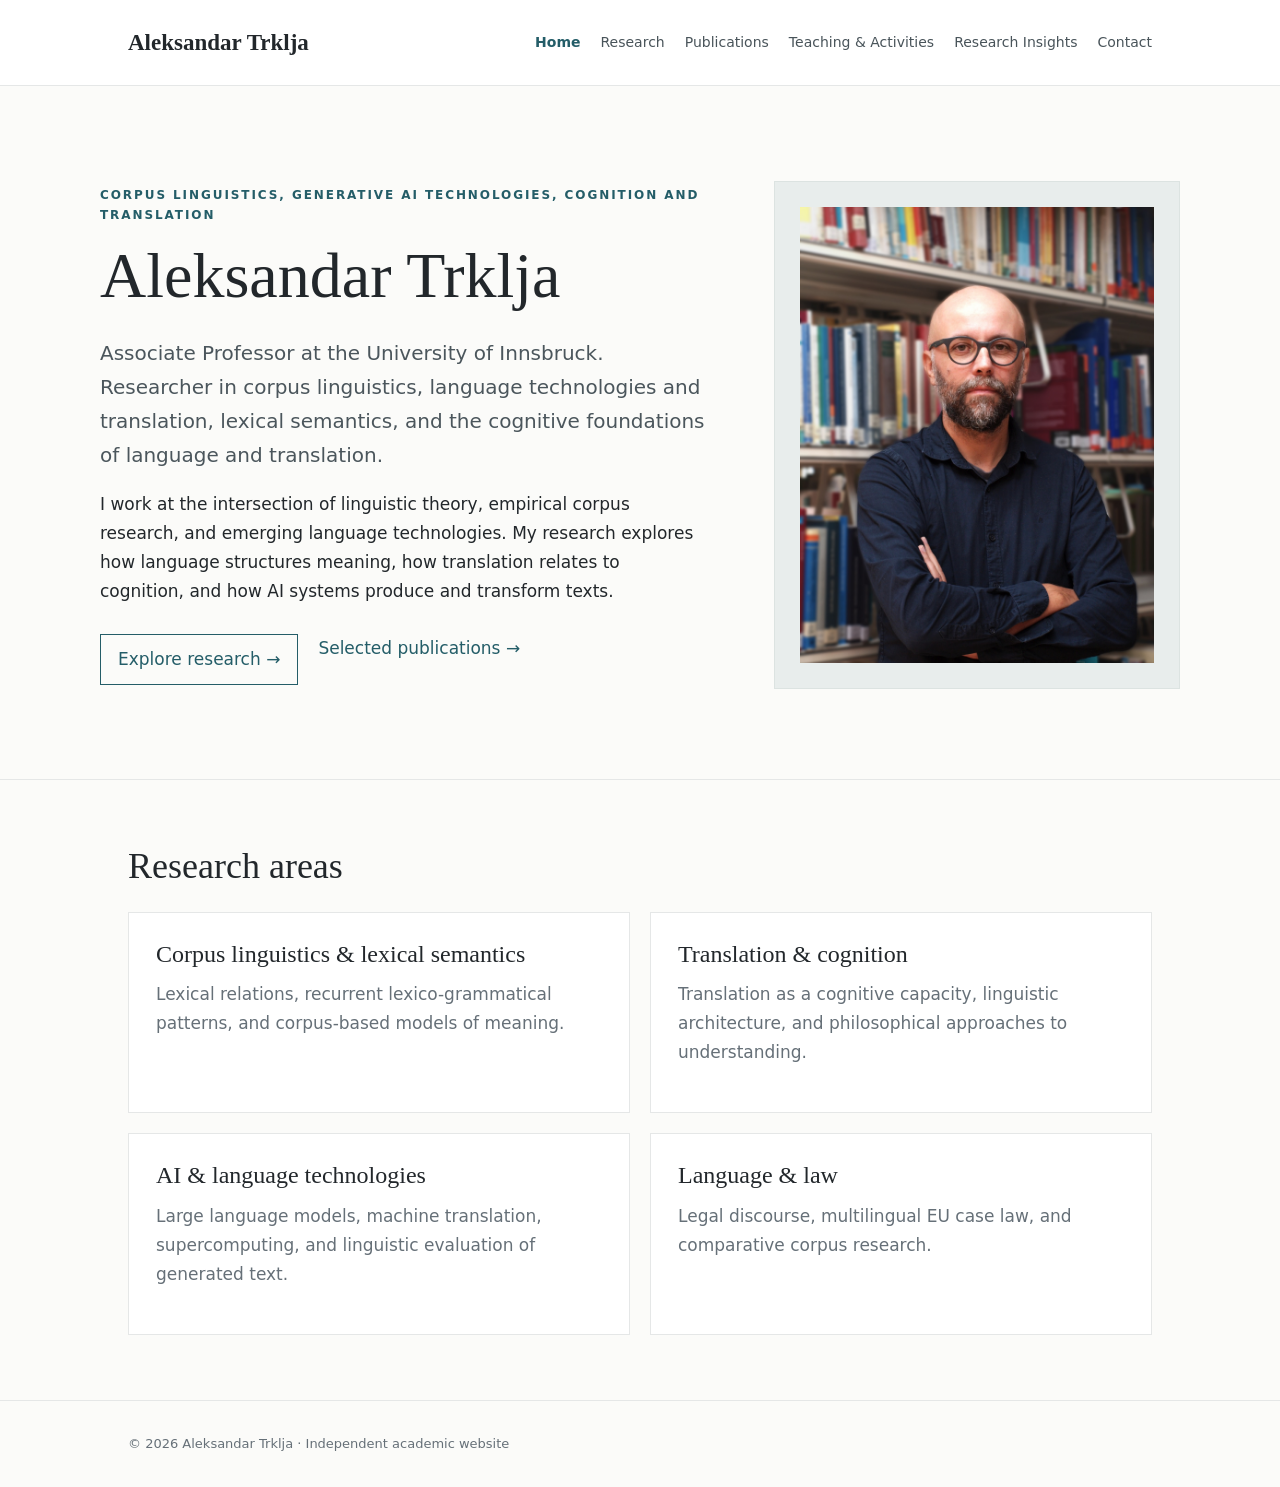
<file: index.html>
<!DOCTYPE html>


<html lang="en"><head><meta charset="utf-8"/><meta content="width=device-width, initial-scale=1" name="viewport"/><meta content="Aleksandar Trklja — academic research in corpus linguistics, translation studies, and language technology." name="description"/><title>Home | Aleksandar Trklja</title><link href="style.css" rel="stylesheet"/></head><body><header><div class="wrap nav"><a class="brand" href="index.html">Aleksandar Trklja</a><nav aria-label="Main navigation"><a aria-current="page" href="index.html">Home</a><a href="research.html">Research</a><a href="publications.html">Publications</a><a href="teaching.html">Teaching &amp; Activities</a><a href="blog.html">Research Insights</a><a href="contact.html">Contact</a></nav></div></header><main><div class="wrap hero"><div><div class="eyebrow">Corpus linguistics, generative AI technologies, cognition and translation</div><h1>Aleksandar Trklja</h1><p class="lead">Associate Professor at the University of Innsbruck. Researcher in corpus linguistics, language technologies and translation, lexical semantics, and the cognitive foundations of language and translation.</p><p>I work at the intersection of linguistic theory, empirical corpus research, and emerging language technologies. My research explores how language structures meaning, how translation relates to cognition, and how AI systems produce and transform texts.</p><div class="links"><a class="button" href="research.html">Explore research →</a><a href="publications.html">Selected publications →</a></div></div><div class="portrait"><img alt="Portrait of Aleksandar Trklja" src="aleksandar-trklja-portrait.jpg" style="width:100%;height:100%;object-fit:cover"/></div></div><section class="section"><div class="wrap"><h2>Research areas</h2><div class="cards"><div class="card"><h3>Corpus linguistics &amp; lexical semantics</h3><p>Lexical relations, recurrent lexico-grammatical patterns, and corpus-based models of meaning.</p></div><div class="card"><h3>Translation &amp; cognition</h3><p>Translation as a cognitive capacity, linguistic architecture, and philosophical approaches to understanding.</p></div><div class="card"><h3>AI &amp; language technologies</h3><p>Large language models, machine translation, supercomputing, and linguistic evaluation of generated text.</p></div><div class="card"><h3>Language &amp; law</h3><p>Legal discourse, multilingual EU case law, and comparative corpus research.</p></div></div></div></section></main><footer><div class="wrap">© 2026 Aleksandar Trklja · Independent academic website</div></footer></body></html>
</file>
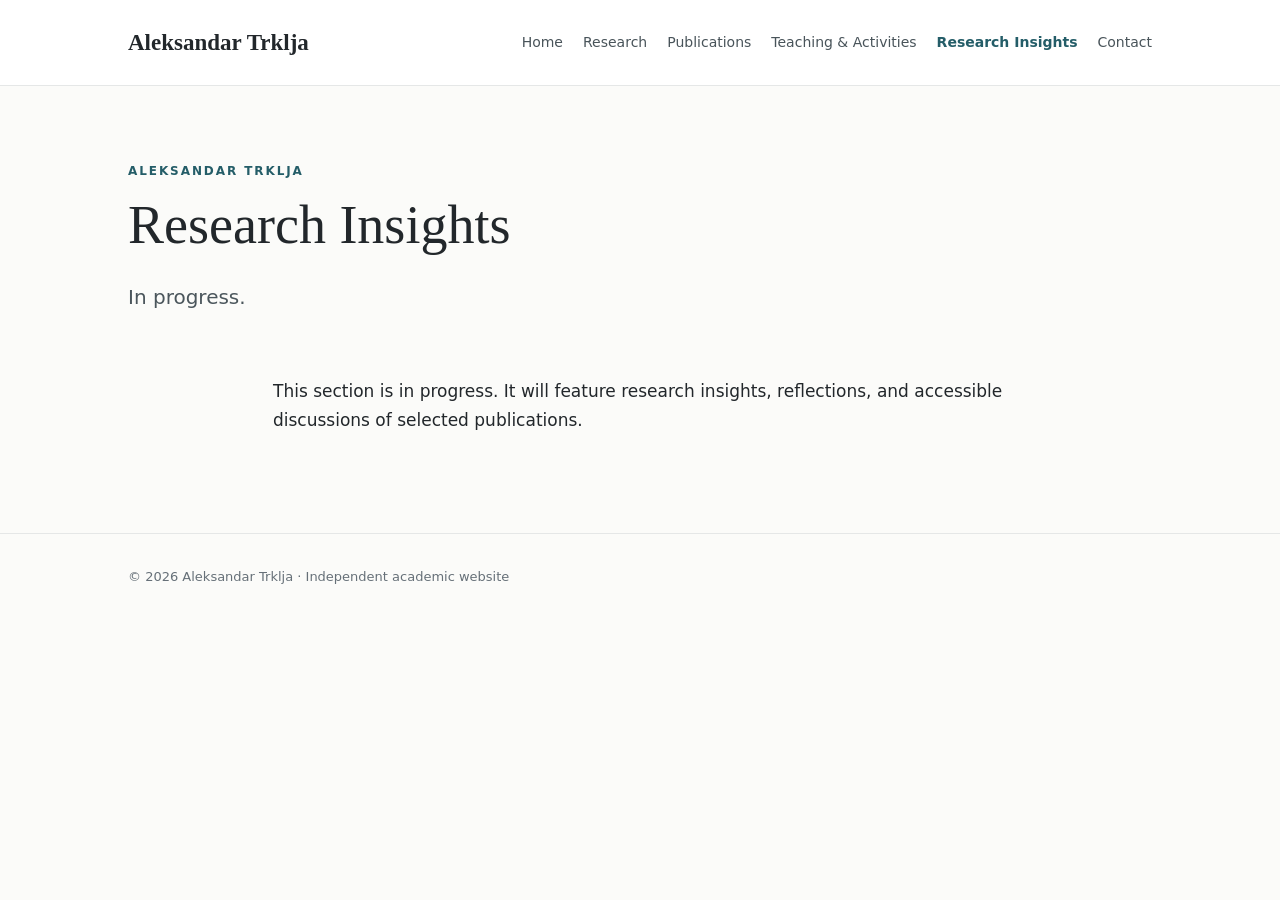
<file: blog.html>
<!DOCTYPE html>


<html lang="en"><head><meta charset="utf-8"/><meta content="width=device-width, initial-scale=1" name="viewport"/><meta content="Aleksandar Trklja — academic research in corpus linguistics, translation studies, and language technology." name="description"/><title>Research Insights | Aleksandar Trklja</title><link href="style.css" rel="stylesheet"/></head><body><header><div class="wrap nav"><a class="brand" href="index.html">Aleksandar Trklja</a><nav aria-label="Main navigation"><a href="index.html">Home</a><a href="research.html">Research</a><a href="publications.html">Publications</a><a href="teaching.html">Teaching &amp; Activities</a><a aria-current="page" href="blog.html">Research Insights</a><a href="contact.html">Contact</a></nav></div></header><main><section class="pagehead"><div class="wrap"><div class="eyebrow">Aleksandar Trklja</div><h1>Research Insights</h1><p class="lead">In progress.</p></div></section><div class="wrap content"><p>This section is in progress. It will feature research insights, reflections, and accessible discussions of selected publications.</p></div></main><footer><div class="wrap">© 2026 Aleksandar Trklja · Independent academic website</div></footer></body></html>
</file>
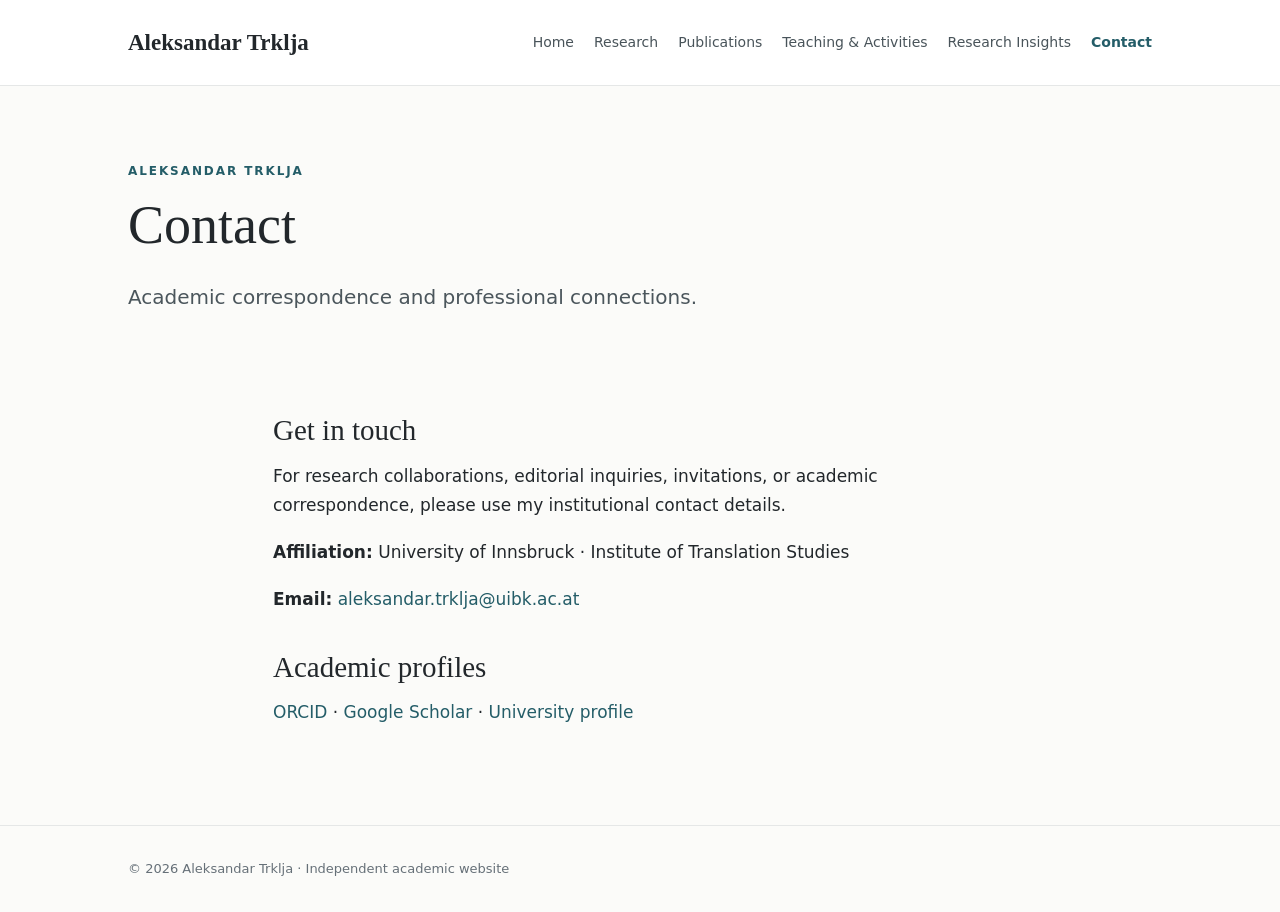
<file: contact.html>
<!DOCTYPE html>

<html lang="en"><head><meta charset="utf-8"/><meta content="width=device-width, initial-scale=1" name="viewport"/><meta content="Aleksandar Trklja — academic research in corpus linguistics, translation studies, and language technology." name="description"/><title>Contact | Aleksandar Trklja</title><link href="style.css" rel="stylesheet"/></head><body><header><div class="wrap nav"><a class="brand" href="index.html">Aleksandar Trklja</a><nav aria-label="Main navigation"><a href="index.html">Home</a><a href="research.html">Research</a><a href="publications.html">Publications</a><a href="teaching.html">Teaching &amp; Activities</a><a href="blog.html">Research Insights</a><a aria-current="page" href="contact.html">Contact</a></nav></div></header><main><section class="pagehead"><div class="wrap"><div class="eyebrow">Aleksandar Trklja</div><h1>Contact</h1><p class="lead">Academic correspondence and professional connections.</p></div></section><div class="wrap content"><h2>Get in touch</h2><p>For research collaborations, editorial inquiries, invitations, or academic correspondence, please use my institutional contact details.</p><p><strong>Affiliation:</strong> University of Innsbruck · Institute of Translation Studies</p><p><strong>Email:</strong> <a href="mailto:aleksandar.trklja@uibk.ac.at">aleksandar.trklja@uibk.ac.at</a></p><h2>Academic profiles</h2><p><a href="https://orcid.org/0000-0002-7287-5338">ORCID</a> · <a href="https://scholar.google.at/citations?user=j7Fl99cAAAAJ&amp;hl=de">Google Scholar</a> · <a href="https://www.uibk.ac.at/de/translation/personen/mitarbeiter_innen/aleksandar-trklja.html">University profile</a></p></div></main><footer><div class="wrap">© 2026 Aleksandar Trklja · Independent academic website</div></footer></body></html>
</file>
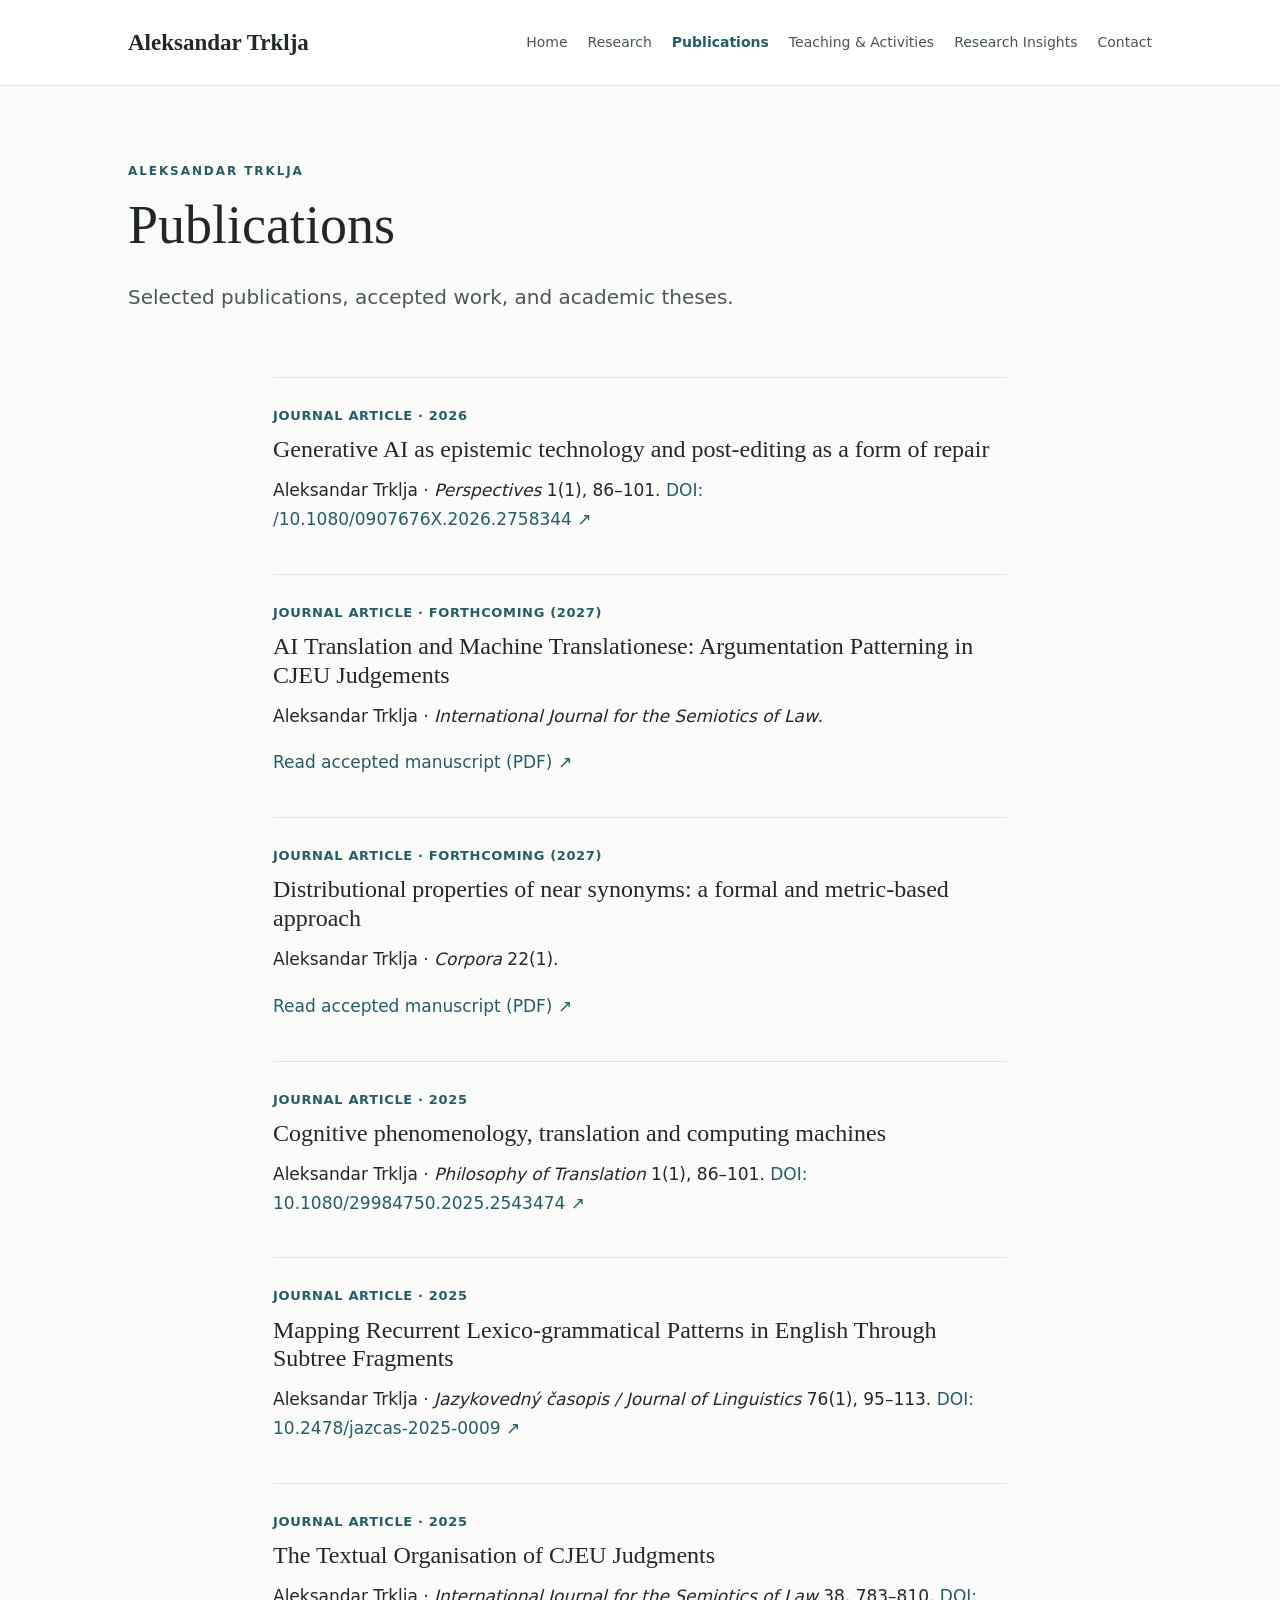
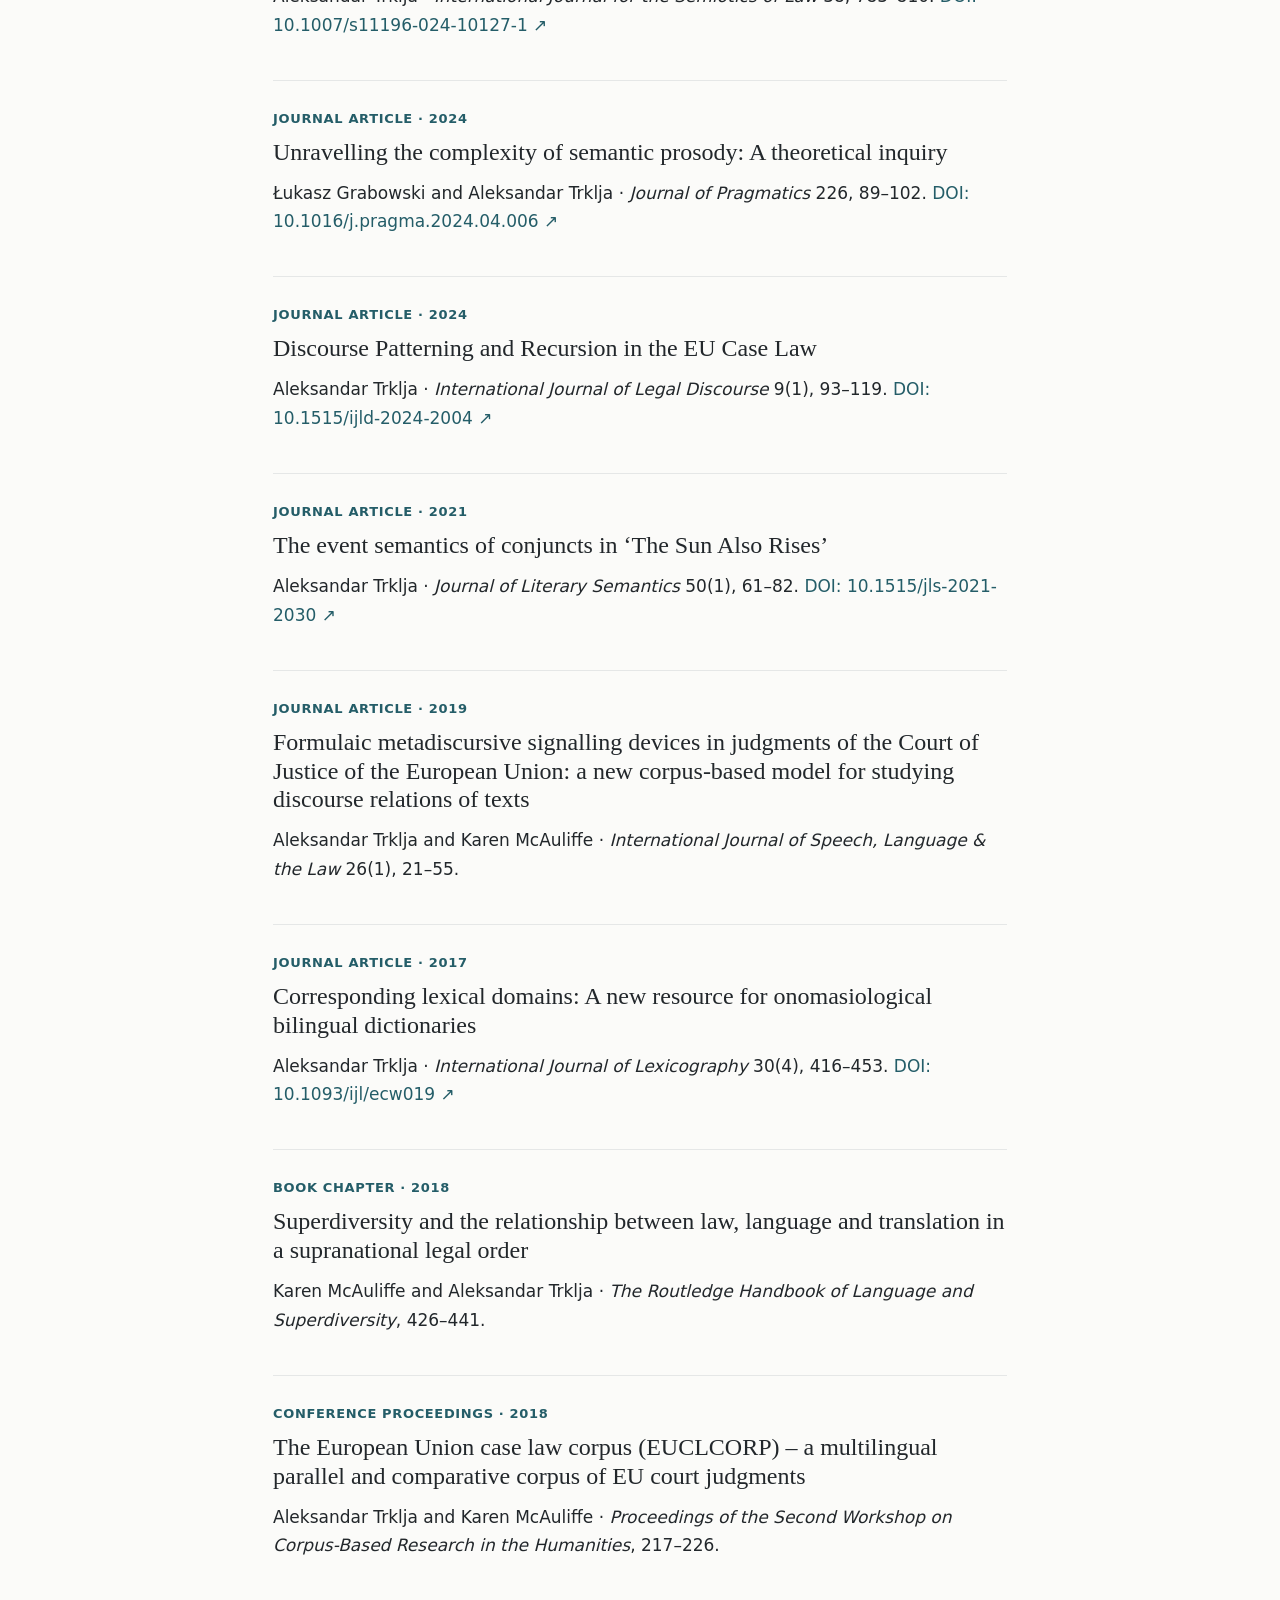
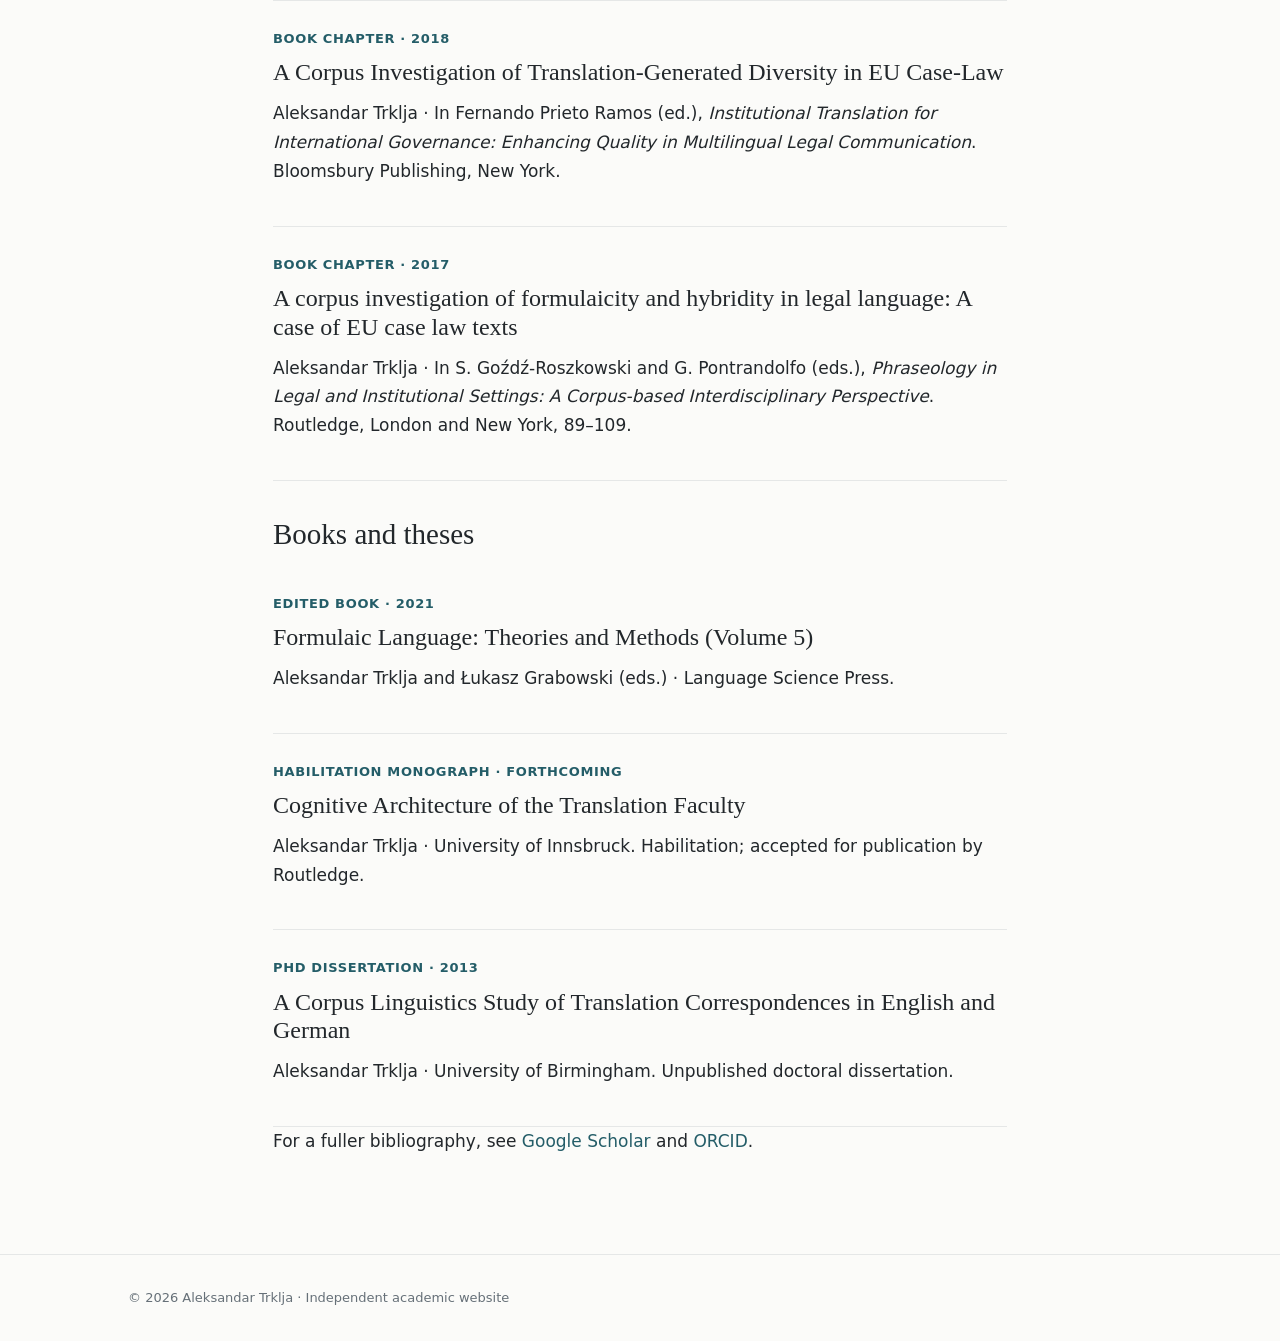
<file: publications.html>
<!DOCTYPE html>
<html lang="en">
<head>
  <meta charset="utf-8">
  <meta name="viewport" content="width=device-width, initial-scale=1">
  <meta name="description" content="Selected publications by Aleksandar Trklja in corpus linguistics, lexical semantics, translation studies, cognition, and language technology.">
  <title>Publications | Aleksandar Trklja</title>
  <link href="style.css" rel="stylesheet">
</head>

<body>
  <header>
    <div class="wrap nav">
      <a class="brand" href="index.html">Aleksandar Trklja</a>

      <nav aria-label="Main navigation">
        <a href="index.html">Home</a>
        <a href="research.html">Research</a>
        <a aria-current="page" href="publications.html">Publications</a>
        <a href="teaching.html">Teaching &amp; Activities</a>
        <a href="blog.html">Research Insights</a>
        <a href="contact.html">Contact</a>
      </nav>
    </div>
  </header>

  <main>
    <section class="pagehead">
      <div class="wrap">
        <div class="eyebrow">Aleksandar Trklja</div>
        <h1>Publications</h1>
        <p class="lead">Selected publications, accepted work, and academic theses.</p>
      </div>
    </section>

    <div class="wrap content">

        <article class="pub">
        <span class="tag">Journal article · 2026</span>
        <h3>Generative AI as epistemic technology and post-editing as a form of repair</h3>
        <p>
          Aleksandar Trklja · <em>Perspectives</em> 1(1), 86–101.
          <a href="https://doi.org/10.1080/0907676X.2026.2758344" rel="noopener">
            DOI: /10.1080/0907676X.2026.2758344 ↗
          </a>
        </p>
      </article>
      
      <article class="pub">
        <span class="tag">Journal article · Forthcoming (2027)</span>
        <h3>AI Translation and Machine Translationese: Argumentation Patterning in CJEU Judgements</h3>
        <p>Aleksandar Trklja · <em>International Journal for the Semiotics of Law</em>.</p>
        <p>
          <a href="trklja-ai-translation-machine-translationese-accepted-manuscript.pdf" type="application/pdf">
            Read accepted manuscript (PDF) ↗
          </a>
        </p>
      </article>

      <article class="pub">
        <span class="tag">Journal article · Forthcoming (2027)</span>
        <h3>Distributional properties of near synonyms: a formal and metric-based approach</h3>
        <p>Aleksandar Trklja · <em>Corpora</em> 22(1).</p>
        <p>
          <a href="trklja-near-synonyms-accepted-manuscript.pdf" type="application/pdf">
            Read accepted manuscript (PDF) ↗
          </a>
        </p>
      </article>

      <article class="pub">
        <span class="tag">Journal article · 2025</span>
        <h3>Cognitive phenomenology, translation and computing machines</h3>
        <p>
          Aleksandar Trklja · <em>Philosophy of Translation</em> 1(1), 86–101.
          <a href="https://doi.org/10.1080/29984750.2025.2543474" rel="noopener">
            DOI: 10.1080/29984750.2025.2543474 ↗
          </a>
        </p>
      </article>
      
      <article class="pub">
        <span class="tag">Journal article · 2025</span>
        <h3>Mapping Recurrent Lexico-grammatical Patterns in English Through Subtree Fragments</h3>
        <p>
          Aleksandar Trklja · <em>Jazykovedný časopis / Journal of Linguistics</em> 76(1), 95–113.
          <a href="https://doi.org/10.2478/jazcas-2025-0009" rel="noopener">
            DOI: 10.2478/jazcas-2025-0009 ↗
          </a>
        </p>
      </article>

      <article class="pub">
        <span class="tag">Journal article · 2025</span>
        <h3>The Textual Organisation of CJEU Judgments</h3>
        <p>
          Aleksandar Trklja · <em>International Journal for the Semiotics of Law</em> 38, 783–810.
          <a href="https://doi.org/10.1007/s11196-024-10127-1" rel="noopener">
            DOI: 10.1007/s11196-024-10127-1 ↗
          </a>
        </p>
      </article>

      <article class="pub">
        <span class="tag">Journal article · 2024</span>
        <h3>Unravelling the complexity of semantic prosody: A theoretical inquiry</h3>
        <p>
          Łukasz Grabowski and Aleksandar Trklja · <em>Journal of Pragmatics</em> 226, 89–102.
          <a href="https://doi.org/10.1016/j.pragma.2024.04.006" rel="noopener">
            DOI: 10.1016/j.pragma.2024.04.006 ↗
          </a>
        </p>
      </article>

      <article class="pub">
        <span class="tag">Journal article · 2024</span>
        <h3>Discourse Patterning and Recursion in the EU Case Law</h3>
        <p>
          Aleksandar Trklja · <em>International Journal of Legal Discourse</em> 9(1), 93–119.
          <a href="https://doi.org/10.1515/ijld-2024-2004" rel="noopener">
            DOI: 10.1515/ijld-2024-2004 ↗
          </a>
        </p>
      </article>

      <article class="pub">
        <span class="tag">Journal article · 2021</span>
        <h3>The event semantics of conjuncts in ‘The Sun Also Rises’</h3>
        <p>
          Aleksandar Trklja · <em>Journal of Literary Semantics</em> 50(1), 61–82.
          <a href="https://doi.org/10.1515/jls-2021-2030" rel="noopener">
            DOI: 10.1515/jls-2021-2030 ↗
          </a>
        </p>
      </article>

      <article class="pub">
        <span class="tag">Journal article · 2019</span>
        <h3>Formulaic metadiscursive signalling devices in judgments of the Court of Justice of the European Union: a new corpus-based model for studying discourse relations of texts</h3>
        <p>
          Aleksandar Trklja and Karen McAuliffe ·
          <em>International Journal of Speech, Language &amp; the Law</em> 26(1), 21–55.
        </p>
      </article>

      <article class="pub">
        <span class="tag">Journal article · 2017</span>
        <h3>Corresponding lexical domains: A new resource for onomasiological bilingual dictionaries</h3>
        <p>
          Aleksandar Trklja · <em>International Journal of Lexicography</em> 30(4), 416–453.
          <a href="https://doi.org/10.1093/ijl/ecw019" rel="noopener">
            DOI: 10.1093/ijl/ecw019 ↗
          </a>
        </p>
      </article>

      <article class="pub">
        <span class="tag">Book chapter · 2018</span>
        <h3>Superdiversity and the relationship between law, language and translation in a supranational legal order</h3>
        <p>
          Karen McAuliffe and Aleksandar Trklja ·
          <em>The Routledge Handbook of Language and Superdiversity</em>, 426–441.
        </p>
      </article>

      <article class="pub">
        <span class="tag">Conference proceedings · 2018</span>
        <h3>The European Union case law corpus (EUCLCORP) – a multilingual parallel and comparative corpus of EU court judgments</h3>
        <p>
          Aleksandar Trklja and Karen McAuliffe ·
          <em>Proceedings of the Second Workshop on Corpus-Based Research in the Humanities</em>, 217–226.
        </p>
      </article>

      <article class="pub">
        <span class="tag">Book chapter · 2018</span>
        <h3>A Corpus Investigation of Translation-Generated Diversity in EU Case-Law</h3>
        <p>
          Aleksandar Trklja · In Fernando Prieto Ramos (ed.),
          <em>Institutional Translation for International Governance: Enhancing Quality in Multilingual Legal Communication</em>.
          Bloomsbury Publishing, New York.
        </p>
      </article>

      <article class="pub">
        <span class="tag">Book chapter · 2017</span>
        <h3>A corpus investigation of formulaicity and hybridity in legal language: A case of EU case law texts</h3>
        <p>
          Aleksandar Trklja · In S. Goźdź-Roszkowski and G. Pontrandolfo (eds.),
          <em>Phraseology in Legal and Institutional Settings: A Corpus-based Interdisciplinary Perspective</em>.
          Routledge, London and New York, 89–109.
        </p>
      </article>

      <h2>Books and theses</h2>

      <article class="pub">
        <span class="tag">Edited book · 2021</span>
        <h3>Formulaic Language: Theories and Methods (Volume 5)</h3>
        <p>
          Aleksandar Trklja and Łukasz Grabowski (eds.) · Language Science Press.
        </p>
      </article>

      <article class="pub">
        <span class="tag">Habilitation monograph · Forthcoming</span>
        <h3>Cognitive Architecture of the Translation Faculty</h3>
        <p>
          Aleksandar Trklja · University of Innsbruck.
          Habilitation; accepted for publication by Routledge.
        </p>
      </article>

      <article class="pub">
        <span class="tag">PhD dissertation · 2013</span>
        <h3>A Corpus Linguistics Study of Translation Correspondences in English and German</h3>
        <p>
          Aleksandar Trklja · University of Birmingham.
          Unpublished doctoral dissertation.
        </p>
      </article>

      <p>
        For a fuller bibliography, see
        <a href="https://scholar.google.at/citations?user=j7Fl99cAAAAJ&amp;hl=de">Google Scholar</a>
        and
        <a href="https://orcid.org/0000-0002-7287-5338">ORCID</a>.
      </p>

    </div>
  </main>

  <footer>
    <div class="wrap">
      © 2026 Aleksandar Trklja · Independent academic website
    </div>
  </footer>
</body>
</html>
</file>
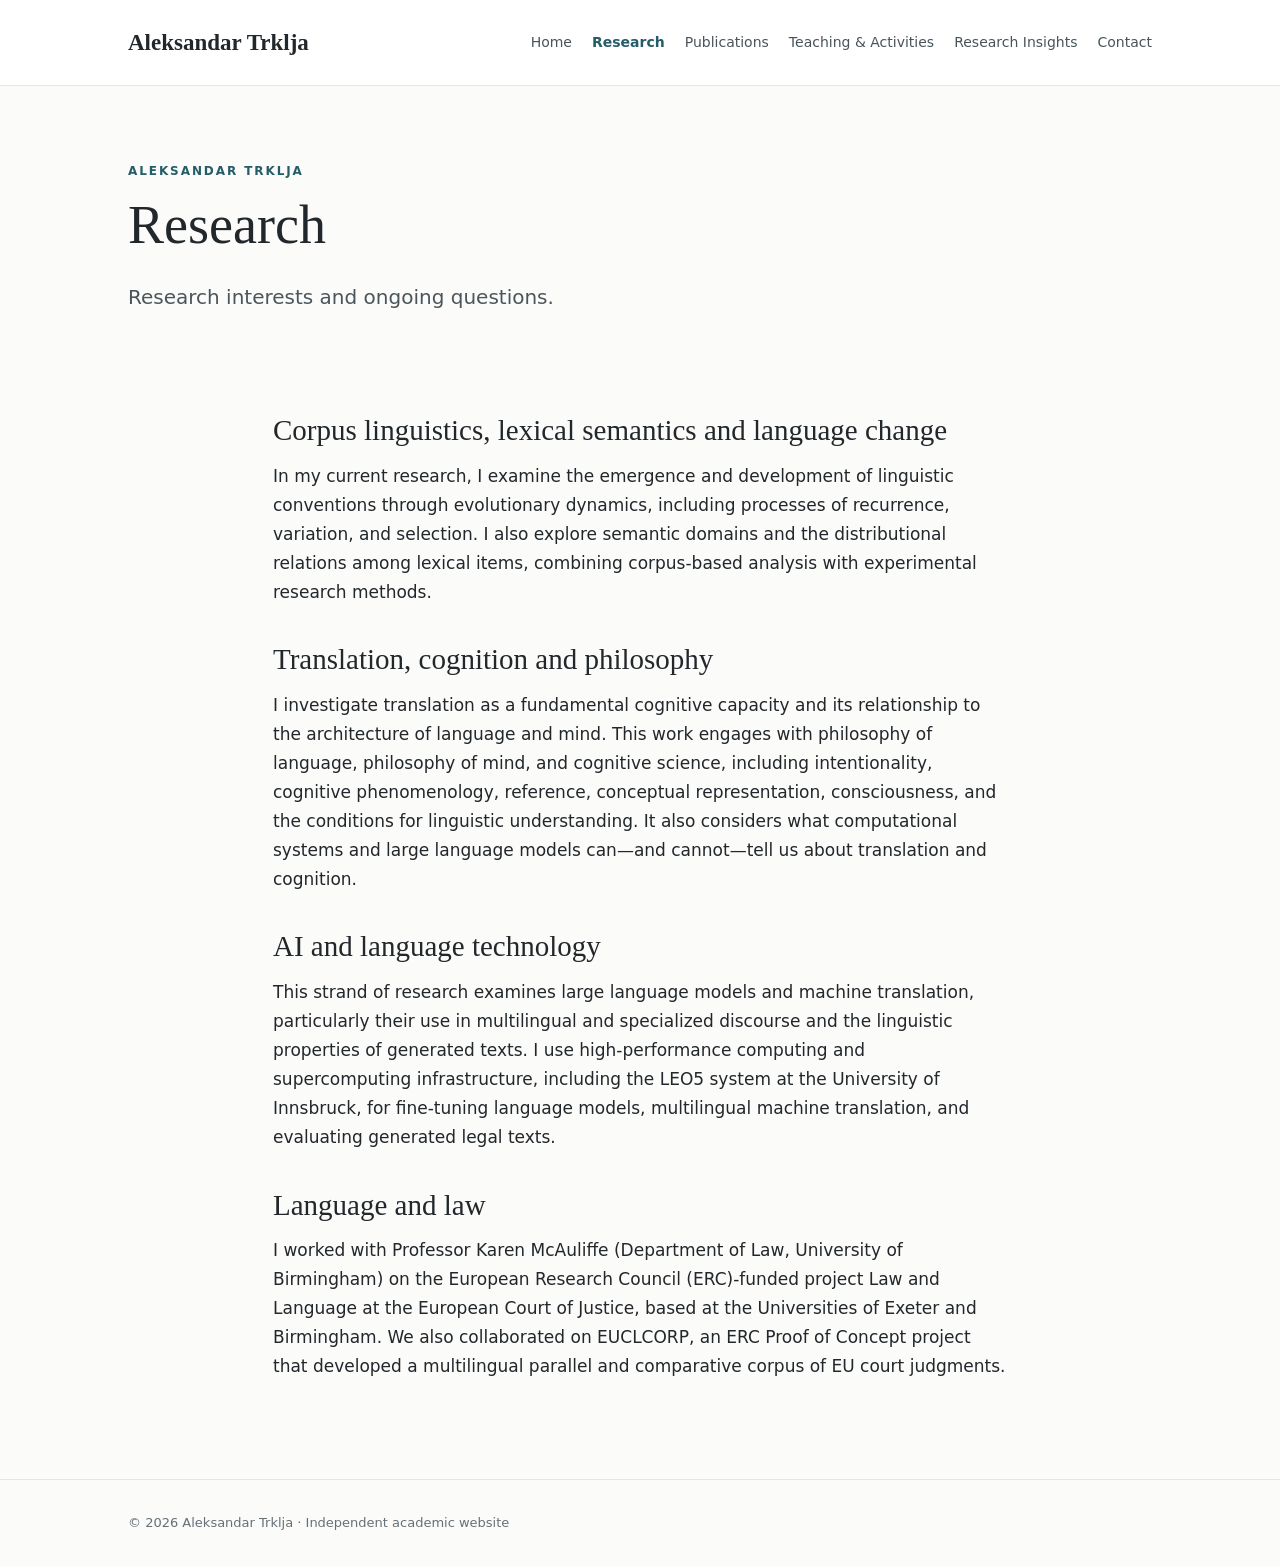
<file: research.html>
<!DOCTYPE html>


<html lang="en"><head><meta charset="utf-8"/><meta content="width=device-width, initial-scale=1" name="viewport"/><meta content="Aleksandar Trklja — academic research in corpus linguistics, translation studies, and language technology." name="description"/><title>Research | Aleksandar Trklja</title><link href="style.css" rel="stylesheet"/></head><body><header><div class="wrap nav"><a class="brand" href="index.html">Aleksandar Trklja</a><nav aria-label="Main navigation"><a href="index.html">Home</a><a aria-current="page" href="research.html">Research</a><a href="publications.html">Publications</a><a href="teaching.html">Teaching &amp; Activities</a><a href="blog.html">Research Insights</a><a href="contact.html">Contact</a></nav></div></header><main><section class="pagehead"><div class="wrap"><div class="eyebrow">Aleksandar Trklja</div><h1>Research</h1><p class="lead">Research interests and ongoing questions.</p></div></section><div class="wrap content"><h2>Corpus linguistics, lexical semantics and language change</h2><p>In my current research, I examine the emergence and development of linguistic conventions through evolutionary dynamics, including processes of recurrence, variation, and selection. I also explore semantic domains and the distributional relations among lexical items, combining corpus-based analysis with experimental research methods.</p><h2>Translation, cognition and philosophy</h2><p>I investigate translation as a fundamental cognitive capacity and its relationship to the architecture of language and mind. This work engages with philosophy of language, philosophy of mind, and cognitive science, including intentionality, cognitive phenomenology, reference, conceptual representation, consciousness, and the conditions for linguistic understanding. It also considers what computational systems and large language models can—and cannot—tell us about translation and cognition.</p><h2>AI and language technology</h2><p>This strand of research examines large language models and machine translation, particularly their use in multilingual and specialized discourse and the linguistic properties of generated texts. I use high-performance computing and supercomputing infrastructure, including the LEO5 system at the University of Innsbruck, for fine-tuning language models, multilingual machine translation, and evaluating generated legal texts.</p><h2>Language and law</h2><p>I worked with Professor Karen McAuliffe (Department of Law, University of Birmingham) on the European Research Council (ERC)-funded project Law and Language at the European Court of Justice, based at the Universities of Exeter and Birmingham. We also collaborated on EUCLCORP, an ERC Proof of Concept project that developed a multilingual parallel and comparative corpus of EU court judgments.</p></div></main><footer><div class="wrap">© 2026 Aleksandar Trklja · Independent academic website</div></footer></body></html>
</file>
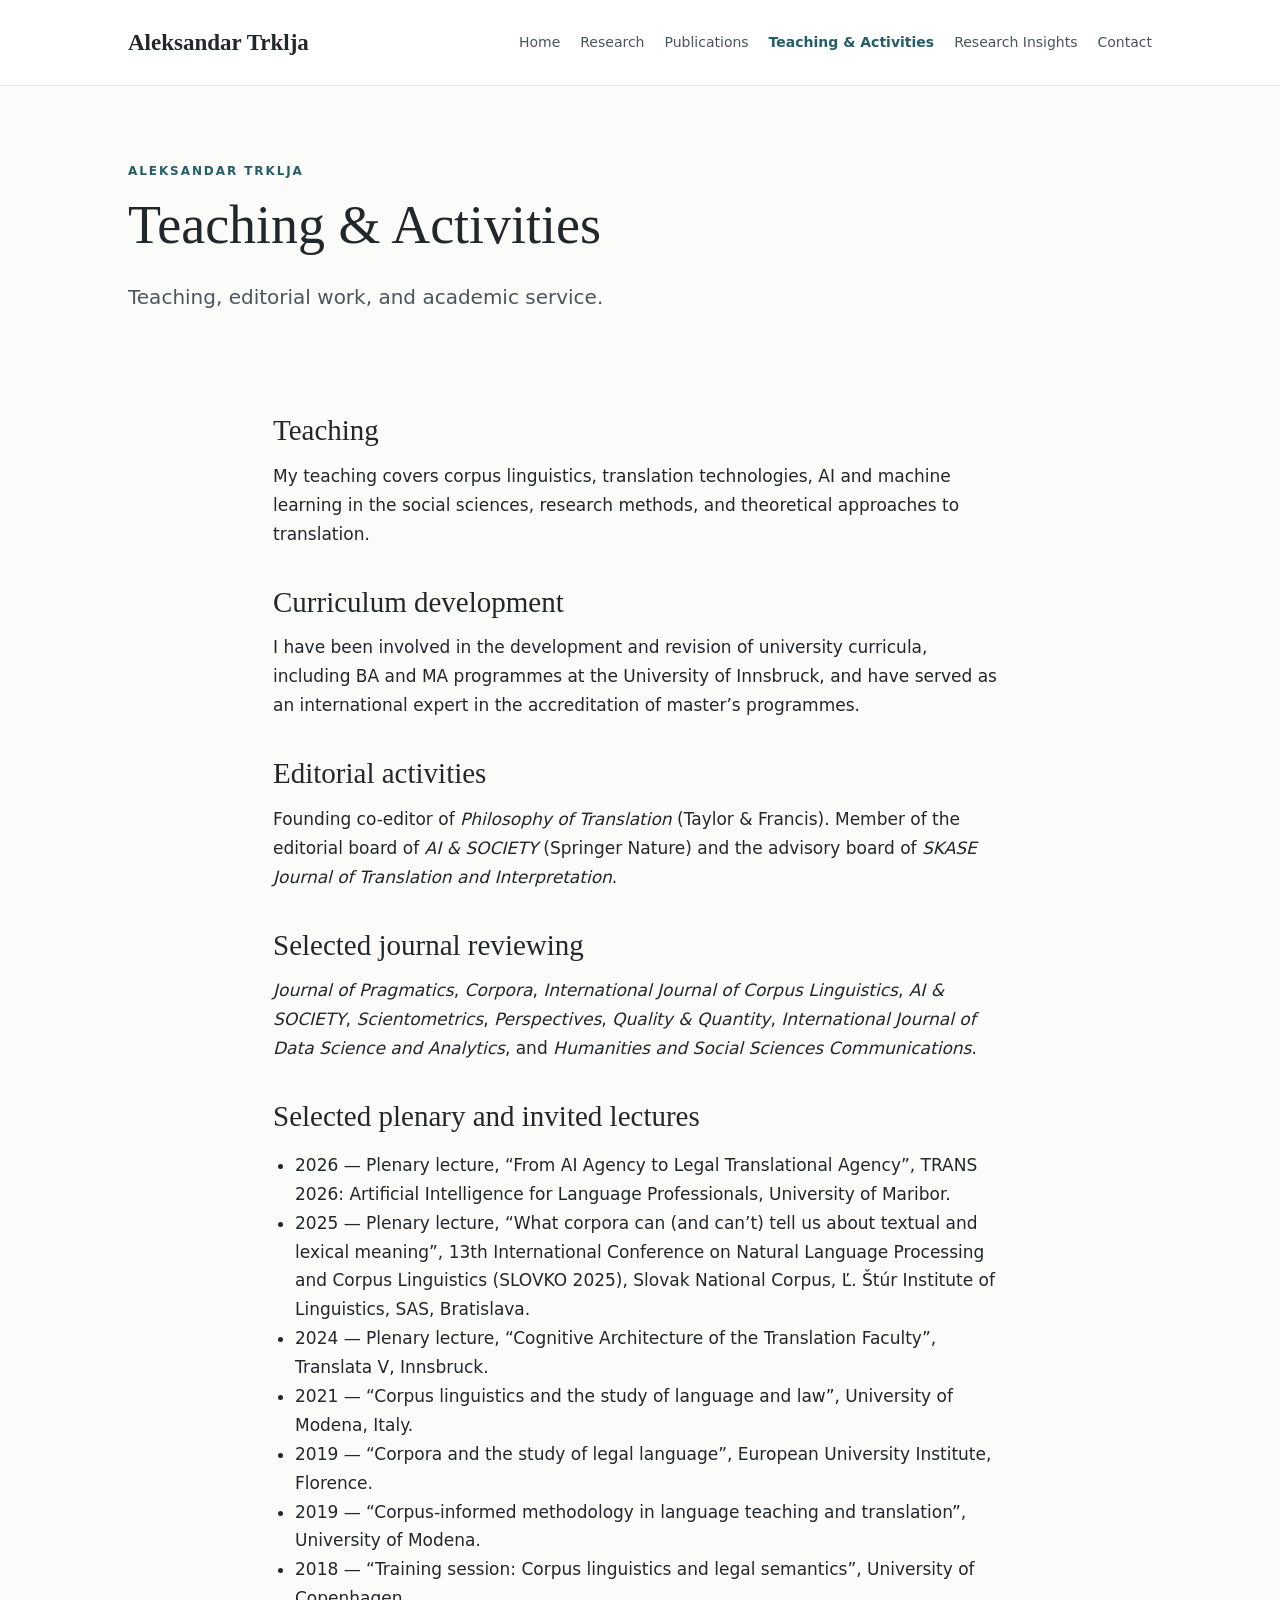
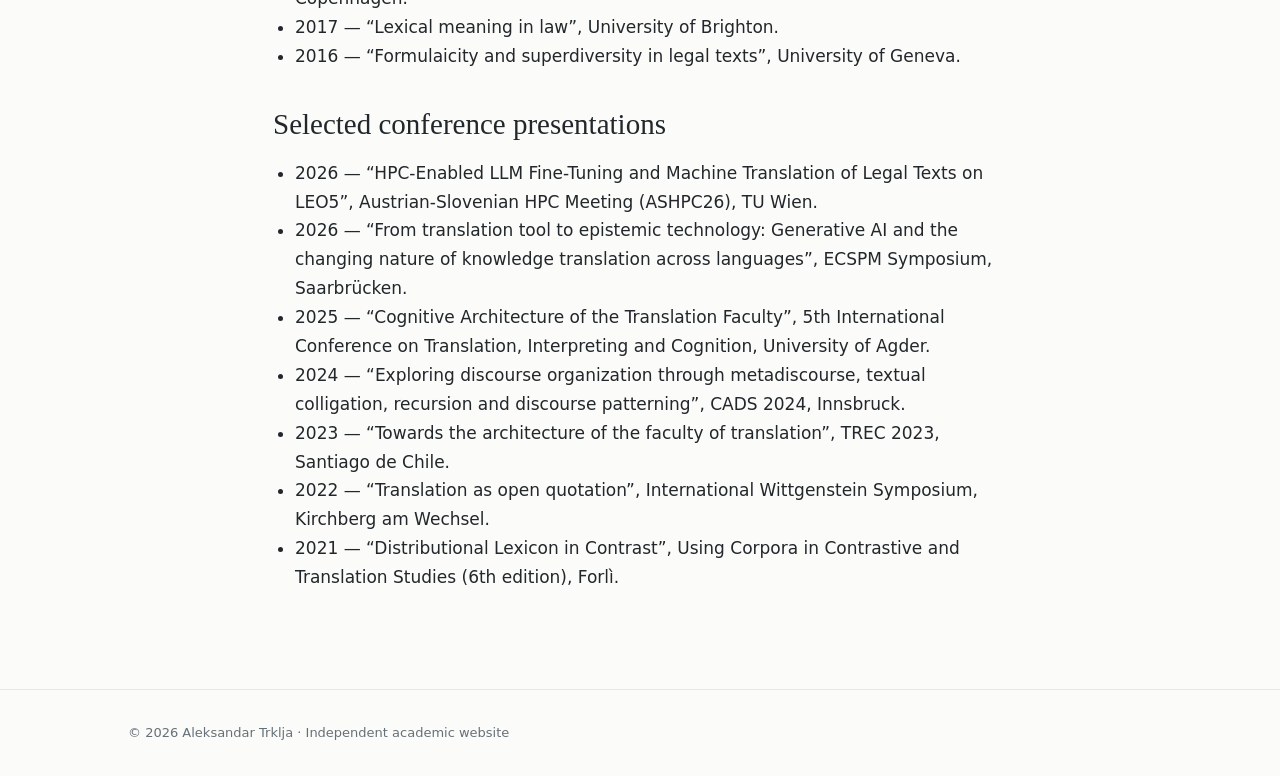
<file: teaching.html>
<!DOCTYPE html>


<html lang="en"><head><meta charset="utf-8"/><meta content="width=device-width, initial-scale=1" name="viewport"/><meta content="Aleksandar Trklja — academic research in corpus linguistics, translation studies, and language technology." name="description"/><title>Teaching &amp; Activities | Aleksandar Trklja</title><link href="style.css" rel="stylesheet"/></head><body><header><div class="wrap nav"><a class="brand" href="index.html">Aleksandar Trklja</a><nav aria-label="Main navigation"><a href="index.html">Home</a><a href="research.html">Research</a><a href="publications.html">Publications</a><a aria-current="page" href="teaching.html">Teaching &amp; Activities</a><a href="blog.html">Research Insights</a><a href="contact.html">Contact</a></nav></div></header><main><section class="pagehead"><div class="wrap"><div class="eyebrow">Aleksandar Trklja</div><h1>Teaching &amp; Activities</h1><p class="lead">Teaching, editorial work, and academic service.</p></div></section><div class="wrap content"><h2>Teaching</h2><p>My teaching covers corpus linguistics, translation technologies, AI and machine learning in the social sciences, research methods, and theoretical approaches to translation.</p><h2>Curriculum development</h2><p>I have been involved in the development and revision of university curricula, including BA and MA programmes at the University of Innsbruck, and have served as an international expert in the accreditation of master’s programmes.</p><h2>Editorial activities</h2><p>Founding co-editor of <em>Philosophy of Translation</em> (Taylor &amp; Francis). Member of the editorial board of <em>AI &amp; SOCIETY</em> (Springer Nature) and the advisory board of <em>SKASE Journal of Translation and Interpretation</em>.</p><h2>Selected journal reviewing</h2><p><em>Journal of Pragmatics</em>, <em>Corpora</em>, <em>International Journal of Corpus Linguistics</em>, <em>AI &amp; SOCIETY</em>, <em>Scientometrics</em>, <em>Perspectives</em>, <em>Quality &amp; Quantity</em>, <em>International Journal of Data Science and Analytics</em>, and <em>Humanities and Social Sciences Communications</em>.</p><h2>Selected plenary and invited lectures</h2><ul><li>2026 — Plenary lecture, “From AI Agency to Legal Translational Agency”, TRANS 2026: Artificial Intelligence for Language Professionals, University of Maribor.</li><li>2025 — Plenary lecture, “What corpora can (and can’t) tell us about textual and lexical meaning”, 13th International Conference on Natural Language Processing and Corpus Linguistics (SLOVKO 2025), Slovak National Corpus, Ľ. Štúr Institute of Linguistics, SAS, Bratislava.</li><li>2024 — Plenary lecture, “Cognitive Architecture of the Translation Faculty”, Translata V, Innsbruck.</li><li>2021 — “Corpus linguistics and the study of language and law”, University of Modena, Italy.</li><li>2019 — “Corpora and the study of legal language”, European University Institute, Florence.</li><li>2019 — “Corpus-informed methodology in language teaching and translation”, University of Modena.</li><li>2018 — “Training session: Corpus linguistics and legal semantics”, University of Copenhagen.</li><li>2017 — “Lexical meaning in law”, University of Brighton.</li><li>2016 — “Formulaicity and superdiversity in legal texts”, University of Geneva.</li></ul><h2>Selected conference presentations</h2><ul><li>2026 — “HPC-Enabled LLM Fine-Tuning and Machine Translation of Legal Texts on LEO5”, Austrian-Slovenian HPC Meeting (ASHPC26), TU Wien. </li><li>2026 — “From translation tool to epistemic technology: Generative AI and the changing nature of knowledge translation across languages”, ECSPM Symposium, Saarbrücken.</li><li>2025 — “Cognitive Architecture of the Translation Faculty”, 5th International Conference on Translation, Interpreting and Cognition, University of Agder.</li><li>2024 — “Exploring discourse organization through metadiscourse, textual colligation, recursion and discourse patterning”, CADS 2024, Innsbruck.</li><li>2023 — “Towards the architecture of the faculty of translation”, TREC 2023, Santiago de Chile.</li><li>2022 — “Translation as open quotation”, International Wittgenstein Symposium, Kirchberg am Wechsel.</li><li>2021 — “Distributional Lexicon in Contrast”, Using Corpora in Contrastive and Translation Studies (6th edition), Forlì.</li></ul></div></main><footer><div class="wrap">© 2026 Aleksandar Trklja · Independent academic website</div></footer></body></html>
</file>
<file: style.css>
:root{--ink:#22272b;--muted:#667078;--line:#e5e7e7;--accent:#245d68;--bg:#fbfbf9}*{box-sizing:border-box}html{scroll-behavior:smooth}body{margin:0;background:var(--bg);color:var(--ink);font:17px/1.7 system-ui,-apple-system,'Segoe UI',sans-serif}a{color:var(--accent);text-decoration:none}a:hover{text-decoration:underline}.wrap{max-width:1080px;margin:auto;padding:0 28px}header{border-bottom:1px solid var(--line);background:#fff}.nav{display:flex;align-items:center;justify-content:space-between;gap:24px;min-height:85px}.brand{font:600 23px Georgia,serif;color:var(--ink)}nav{display:flex;flex-wrap:wrap;gap:20px}nav a{font-size:14px;color:#49545a}nav a[aria-current=page]{color:var(--accent);font-weight:700}.hero{display:grid;grid-template-columns:1.5fr 1fr;gap:65px;align-items:center;padding:95px 0 90px}.eyebrow{text-transform:uppercase;letter-spacing:.16em;color:var(--accent);font-size:12px;font-weight:700}h1,h2,h3{font-family:Georgia,'Times New Roman',serif;font-weight:400;line-height:1.2}h1{font-size:clamp(42px,5vw,70px);margin:12px 0 22px}h2{font-size:36px;margin:0 0 24px}h3{font-size:24px;margin:0 0 12px}p{margin:0 0 18px}.lead{font-size:20px;color:#4b565c;max-width:650px}.portrait{aspect-ratio:4/5;background:#e8edec;border:1px solid #dce3e1;display:flex;flex-direction:column;align-items:center;justify-content:center;color:#627774;text-align:center;padding:25px}.portrait svg{width:105px;height:105px;margin-bottom:14px}.portrait small{font-size:13px}.section{padding:65px 0;border-top:1px solid var(--line)}.cards{display:grid;grid-template-columns:repeat(2,1fr);gap:20px}.card{padding:27px;background:white;border:1px solid var(--line)}.card p{color:var(--muted)}.pagehead{padding:75px 0 45px}.pagehead h1{font-size:54px}.content{max-width:790px;padding-bottom:80px}.content h2{font-size:29px;margin:36px 0 14px}.content ul{padding-left:22px}.pub{padding:22px 0;border-bottom:1px solid var(--line)}.pub:first-child{border-top:1px solid var(--line)}.tag{display:inline-block;color:var(--accent);font-size:13px;font-weight:700;letter-spacing:.05em;text-transform:uppercase;margin-bottom:8px}.links{display:flex;gap:20px;flex-wrap:wrap;margin-top:28px}.button{display:inline-block;border:1px solid var(--accent);padding:10px 17px}footer{border-top:1px solid var(--line);padding:32px 0;color:var(--muted);font-size:13px}@media(max-width:760px){.nav{align-items:flex-start;flex-direction:column;padding:20px 0;gap:12px}nav{gap:12px}.hero{grid-template-columns:1fr;padding:60px 0;gap:30px}.portrait{max-width:330px}.cards{grid-template-columns:1fr}.pagehead h1{font-size:42px}}
</file>
